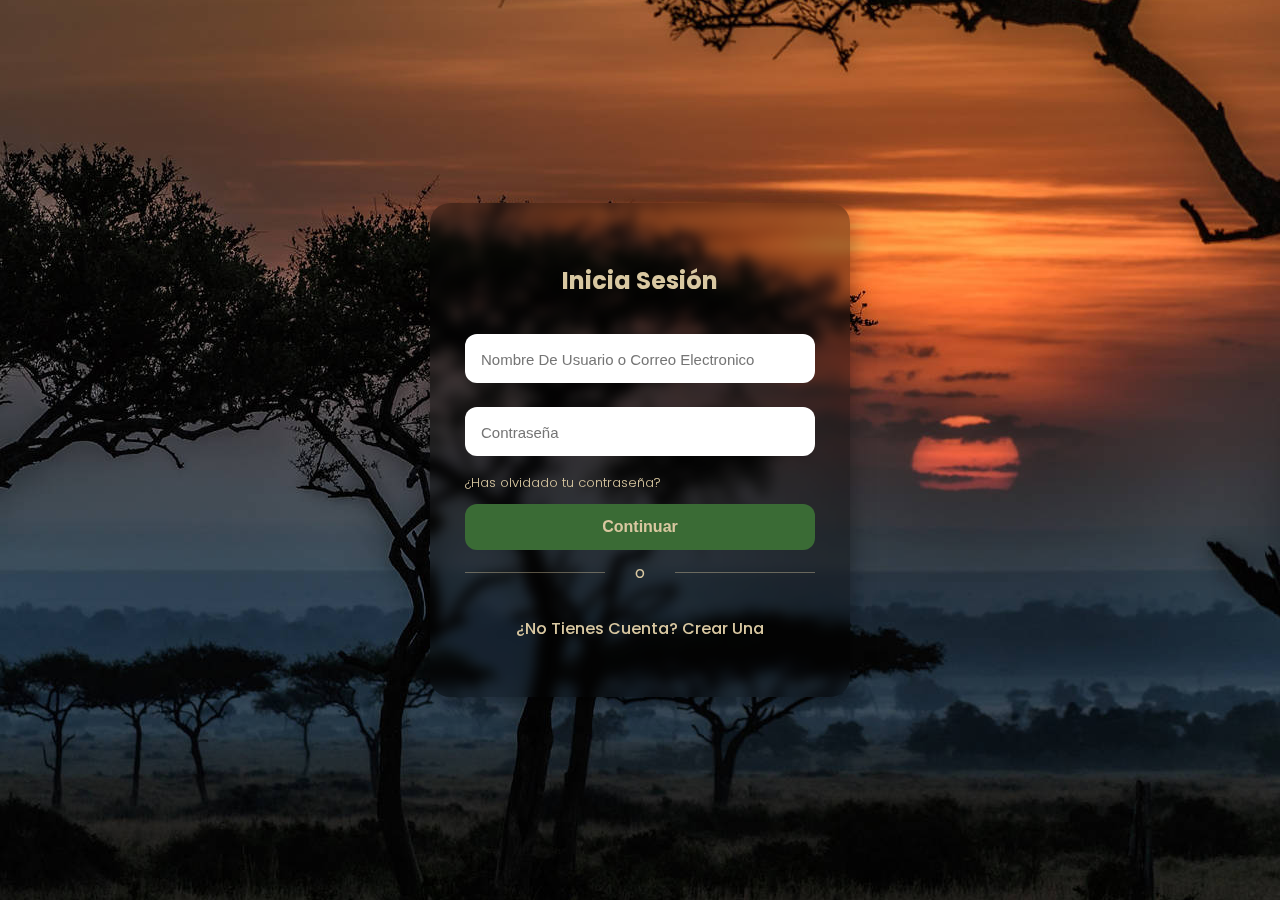
<file: Sprint 2 Login Register Recuperar Pass/Sprint 1 Finished/Logins/loginoriginal.html>
<!DOCTYPE html>
<html lang="en">
<head>
    <meta charset="UTF-8">
    <meta name="viewport" content="width=device-width, initial-scale=1.0">
    <title>Iniciar Sesión</title>
    <link rel="stylesheet" href="../Recursos/style-login.css">
    <link rel="icon" type="image/png" href="../Recursos/favicon.ico">
    <link rel="stylesheet" href="https://fonts.googleapis.com/css2?family=Poppins:wght@300;400;500;600&display=swap">
</head>
<body>
    <div class="container">
        <div class="login-box">
            <h2 >Inicia Sesión</h2>
            <form>
                <input type="text" name="usuario" value="" placeholder="Nombre De Usuario o Correo Electronico">
                <input type="password" name="contrasena" value="" placeholder="Contraseña">
                <div class="forgot-password">
                    <a href="../Recuperar Contraseña/recuperarpass.html">¿Has olvidado tu contraseña?</a>
                </div>
                <button type="submit">Continuar</button>
            </form>

            <div class="separador">
                <span>o</span>
            </div>

                <div class="login-google" id="g_id_onload"
                    data-client_id="TU_CLIENT_ID_AQUI"
                    data-callback="handleCredentialResponse">
                </div>
                <div class="g_id_signin"
                    data-type="standard"
                    data-size="large"
                    data-theme="outline"
                    data-text="signin_with"
                    data-shape="pill">
                </div>
                <p class="link"><a href="../Registers/registeroriginal.html">¿No Tienes Cuenta? Crear Una</a></p>
                <script src="https://accounts.google.com/gsi/client" defer></script>     
        </div>        
    </div>
</body>
</html>
</file>
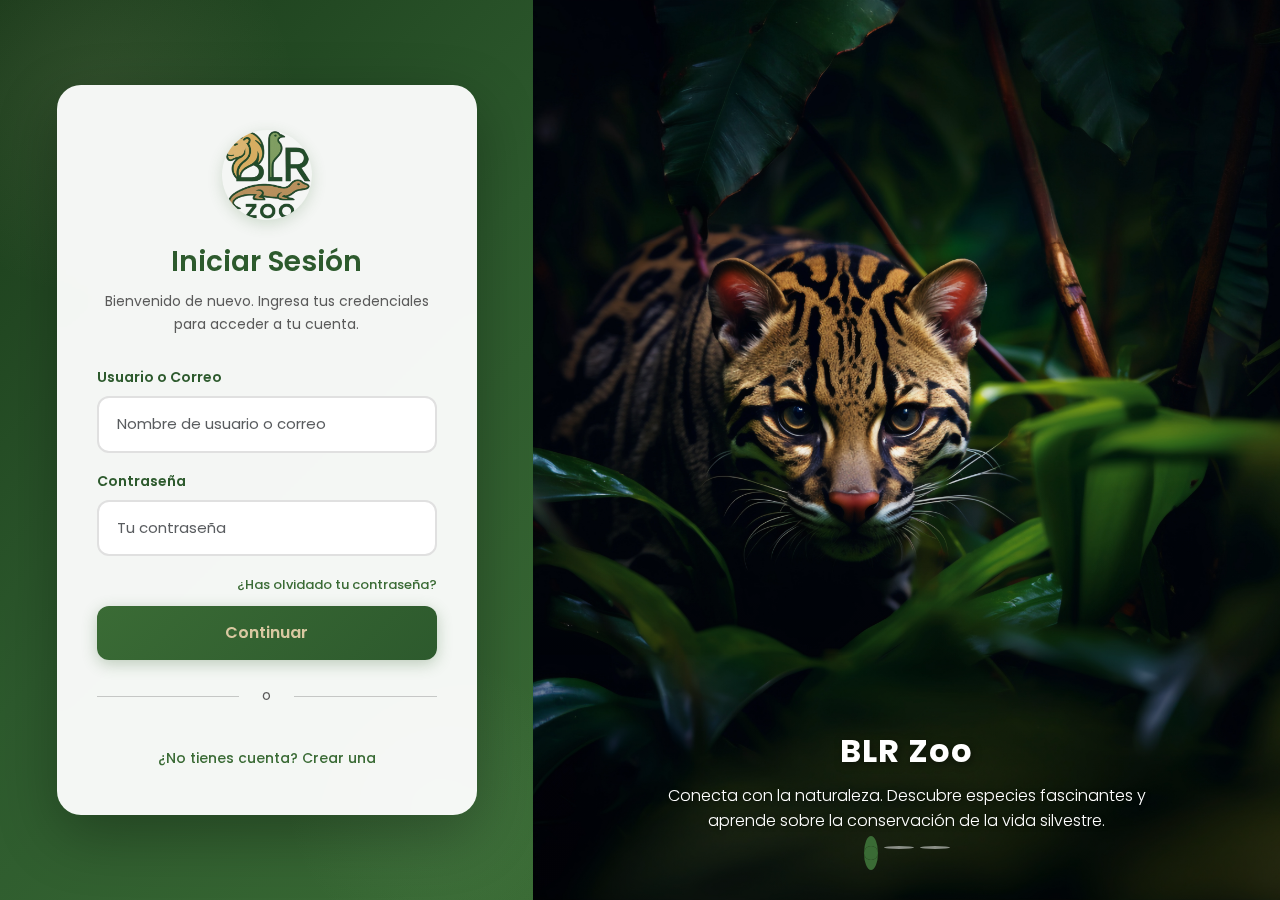
<file: Sprint 2 Login Register Recuperar Pass/Sprint 1 Finished/Logins/loginv2.html>
<!DOCTYPE html>
<html lang="en">
<head>
    <meta charset="UTF-8">
    <meta name="viewport" content="width=device-width, initial-scale=1.0">
    <title>Iniciar Sesión - BLR Zoo</title>
    <link rel="icon" type="image/png" href="../Recursos/favicon.ico">
    <link rel="stylesheet" href="https://fonts.googleapis.com/css2?family=Poppins:wght@300;400;500;600&display=swap">
    <link href="https://cdn.jsdelivr.net/npm/bootstrap@5.3.2/dist/css/bootstrap.min.css" rel="stylesheet">
    <script src="https://cdn.jsdelivr.net/npm/bootstrap@5.3.2/dist/js/bootstrap.bundle.min.js"></script>
    <link rel="stylesheet" href="../Recursos/style-loginv2.css">
    <script src="https://accounts.google.com/gsi/client" defer></script>
</head>
<body>
    <div class="container-fluid">
        <div class="row h-100">
            <div class="col-md-5 izq-column">
                <div class="form-container">
                    <img src="../Recursos/LOGO.PNG" class="logo" alt="Logo BLR Zoo">
                    <h3>Iniciar Sesión</h3>
                    <p class="description">
                        Bienvenido de nuevo. Ingresa tus credenciales para acceder a tu cuenta.
                    </p>
                    
                    <form>
                        <div class="mb-3">
                            <label for="usuario" class="form-label">Usuario o Correo</label>
                            <input type="text" class="form-control" id="usuario" placeholder="Nombre de usuario o correo" required>
                        </div>
                        
                        <div class="mb-3">
                            <label for="contrasena" class="form-label">Contraseña</label>
                            <input type="password" class="form-control" id="contrasena" placeholder="Tu contraseña" required>
                        </div>
                        
                        <div class="forgot-password">
                            <a href="../Recuperar Contraseña/recuperarpassv3.html">¿Has olvidado tu contraseña?</a>
                        </div>
                        
                        <button type="submit">
                            Continuar
                        </button>
                    </form>
                    
                    <div class="separador">
                        <span>o</span>
                    </div>
                    
                    <div class="login-google">
                        <div id="g_id_onload" data-client_id="TU_CLIENT_ID_AQUI" data-callback="handleCredentialResponse"></div>
                        <div class="g_id_signin" data-type="standard" data-size="large" data-theme="outline" data-text="signin_with" data-shape="pill"></div>
                    </div>
                    
                    <div class="register-link">
                        <a href="../Registers/registerv2.html">¿No tienes cuenta? Crear una</a>
                    </div>
                </div>
            </div>
            
            <div class="col-md-7 der-column d-none d-md-flex p-0">
                <div class="carousel-container">
                    <div id="carouselExampleIndicators" class="carousel slide" data-bs-ride="carousel" data-bs-interval="4000">
                        <div class="carousel-indicators">
                            <button type="button" data-bs-target="#carouselExampleIndicators" data-bs-slide-to="0" class="active"></button>
                            <button type="button" data-bs-target="#carouselExampleIndicators" data-bs-slide-to="1"></button>
                            <button type="button" data-bs-target="#carouselExampleIndicators" data-bs-slide-to="2"></button>
                        </div>
                        <div class="carousel-inner">
                            <div class="carousel-item active">
                                <img src="../Recursos/fondo.jpg" class="d-block w-100" alt="Imagen 1">
                            </div>
                            <div class="carousel-item">
                                <img src="../Recursos/fondo2.jpg" class="d-block w-100" alt="Imagen 2">
                            </div>
                            <div class="carousel-item">
                                <img src="../Recursos/fondo3.jpg" class="d-block w-100" alt="Imagen 3">
                            </div>
                        </div>
                        <div class="info-overlay">
                            <h5>BLR Zoo</h5>
                            <p>
                                Conecta con la naturaleza. Descubre especies fascinantes y aprende sobre la conservación de la vida silvestre.
                            </p>
                        </div>
                    </div>
                </div>
            </div>
        </div>
    </div>
</body>
</html>
</file>
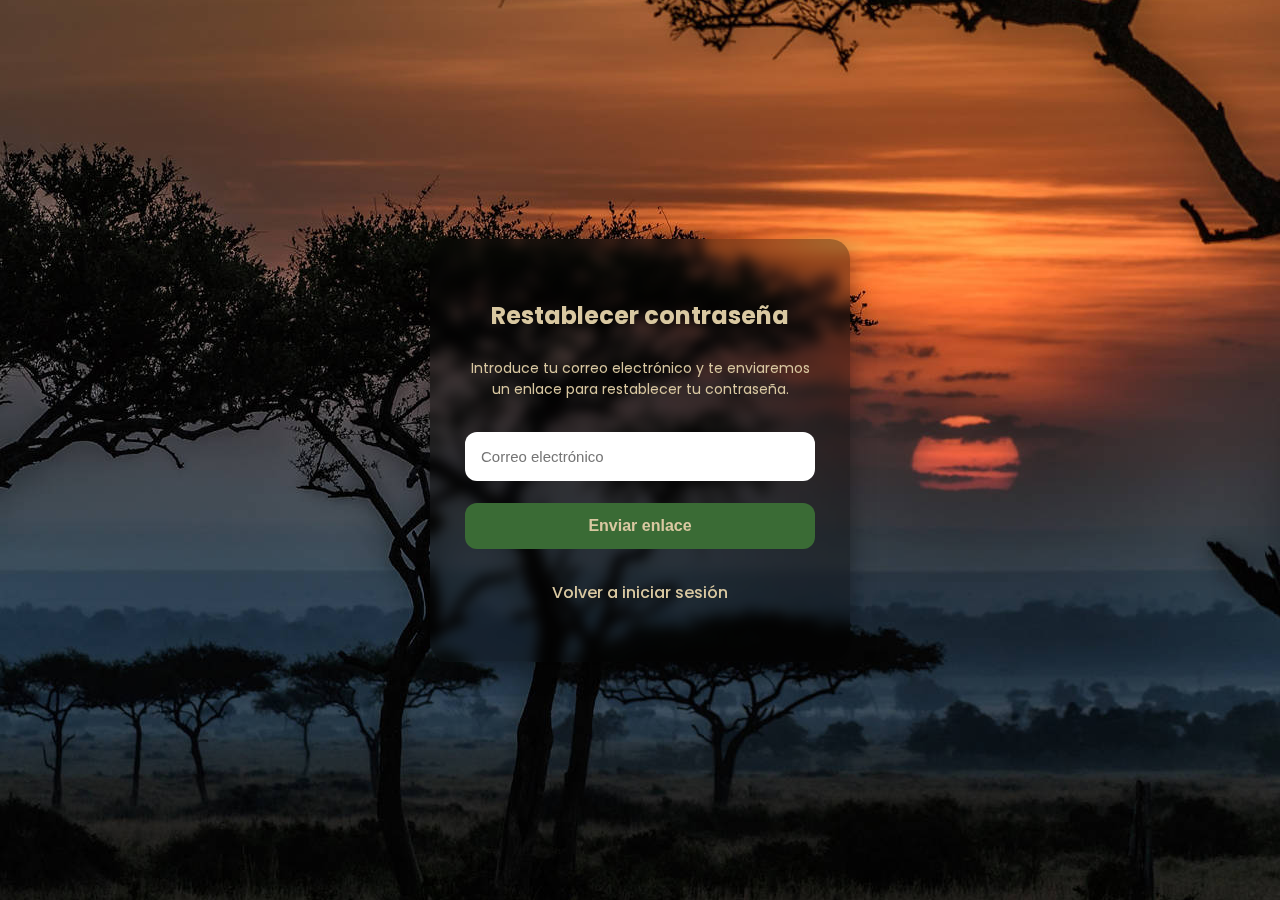
<file: Sprint 2 Login Register Recuperar Pass/Sprint 1 Finished/Recuperar Contraseña/recuperarpass.html>
<!DOCTYPE html>
<html lang="es">
<head>
    <meta charset="UTF-8">
    <meta name="viewport" content="width=device-width, initial-scale=1.0">
    <title>¿Has Olvidado Tu Contraseña?</title>
    <link rel="stylesheet" href="../Recursos/style-recuperar1.css">
    <link rel="icon" type="image/png" href="../Recursos/favicon.ico">
    <link rel="stylesheet" href="https://fonts.googleapis.com/css2?family=Poppins:wght@300;400;500;600&display=swap">
</head>
<body>

<div class="container">
    <div class="login-box">
        <h2>Restablecer contraseña</h2>

        <p class="recover-text">
            Introduce tu correo electrónico y te enviaremos un enlace para restablecer tu contraseña.
        </p>

        <form>
            <input type="email" name="email" placeholder="Correo electrónico" required>

            <button type="submit">Enviar enlace</button>
        </form>

        <p class="link">
            <a href="../Logins/loginoriginal.html">Volver a iniciar sesión</a>
        </p>
    </div>
</div>

</body>
</html>
</file>
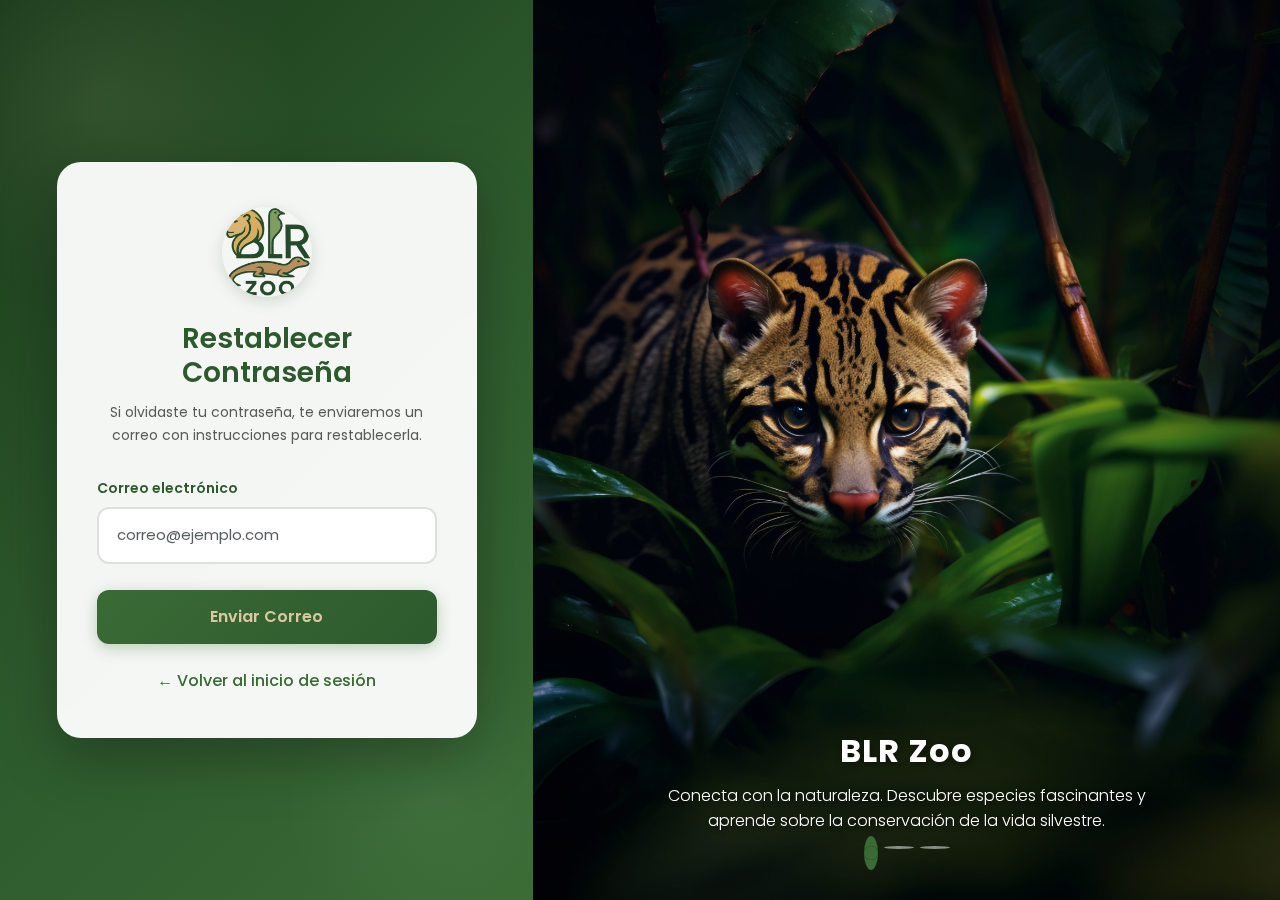
<file: Sprint 2 Login Register Recuperar Pass/Sprint 1 Finished/Recuperar Contraseña/recuperarpassv3.html>
<!DOCTYPE html>
<html lang="es">
<head>
    <meta charset="UTF-8">
    <meta name="viewport" content="width=device-width, initial-scale=1.0">
    <title>¿Has Olvidado Tu Contraseña?</title>
    <link rel="icon" type="image/png" href="../Recursos/favicon.ico">
    <link rel="stylesheet" href="https://fonts.googleapis.com/css2?family=Poppins:wght@300;400;500;600&display=swap">
    <link href="https://cdn.jsdelivr.net/npm/bootstrap@5.3.2/dist/css/bootstrap.min.css" rel="stylesheet">
    <script src="https://cdn.jsdelivr.net/npm/bootstrap@5.3.2/dist/js/bootstrap.bundle.min.js"></script>
    <link rel="stylesheet" href="https://fonts.googleapis.com/css2?family=Poppins:wght@300;400;500;600&display=swap">
    <link rel="stylesheet" href="../Recursos/style-recuperar3.css">
</head>
<body>
<div class="container-fluid">
    <div class="row h-100">
        <div class="col-md-5 izq-column">
            <div class="form-container">
                <img src="../Recursos/LOGO.PNG" class="logo" alt="Logo BLR Zoo">

                <h3>Restablecer Contraseña</h3>

                <p class="description">
                    Si olvidaste tu contraseña, te enviaremos un correo con instrucciones para restablecerla.
                </p>
                
                <form>
                    <div class="mb-3">
                        <label for="email" class="form-label">Correo electrónico</label>
                        <input type="email" class="form-control" id="email" placeholder="correo@ejemplo.com" required>
                    </div>

                    <button type="submit">
                        Enviar Correo
                    </button>
                </form>

                <div class="back-link">
                    <a href="../Logins/loginv2.html">← Volver al inicio de sesión</a>
                </div>
            </div>
        </div>

        <div class="col-md-7 der-column d-none d-md-flex p-0">
            <div class="carousel-container">
                <div id="carouselExampleIndicators" class="carousel slide" data-bs-ride="carousel" data-bs-interval="4000">
                    <div class="carousel-indicators">
                        <button type="button" data-bs-target="#carouselExampleIndicators" data-bs-slide-to="0" class="active"></button>
                        <button type="button" data-bs-target="#carouselExampleIndicators" data-bs-slide-to="1"></button>
                        <button type="button" data-bs-target="#carouselExampleIndicators" data-bs-slide-to="2"></button>
                    </div>

                    <div class="carousel-inner">
                        <div class="carousel-item active">
                            <img src="../Recursos/fondo.jpg" class="d-block w-100" alt="Imagen 1">
                        </div>
                        <div class="carousel-item">
                            <img src="../Recursos/fondo2.jpg" class="d-block w-100" alt="Imagen 2">
                        </div>
                        <div class="carousel-item">
                            <img src="../Recursos/fondo3.jpg" class="d-block w-100" alt="Imagen 3">
                        </div>
                    </div>

                    <div class="info-overlay">
                        <h5>BLR Zoo</h5>
                        <p>
                            Conecta con la naturaleza. Descubre especies fascinantes y aprende sobre la conservación de la vida silvestre.
                        </p>
                    </div>
                </div>
            </div>
        </div>
    </div>
</div>
</body>
</html>
</file>
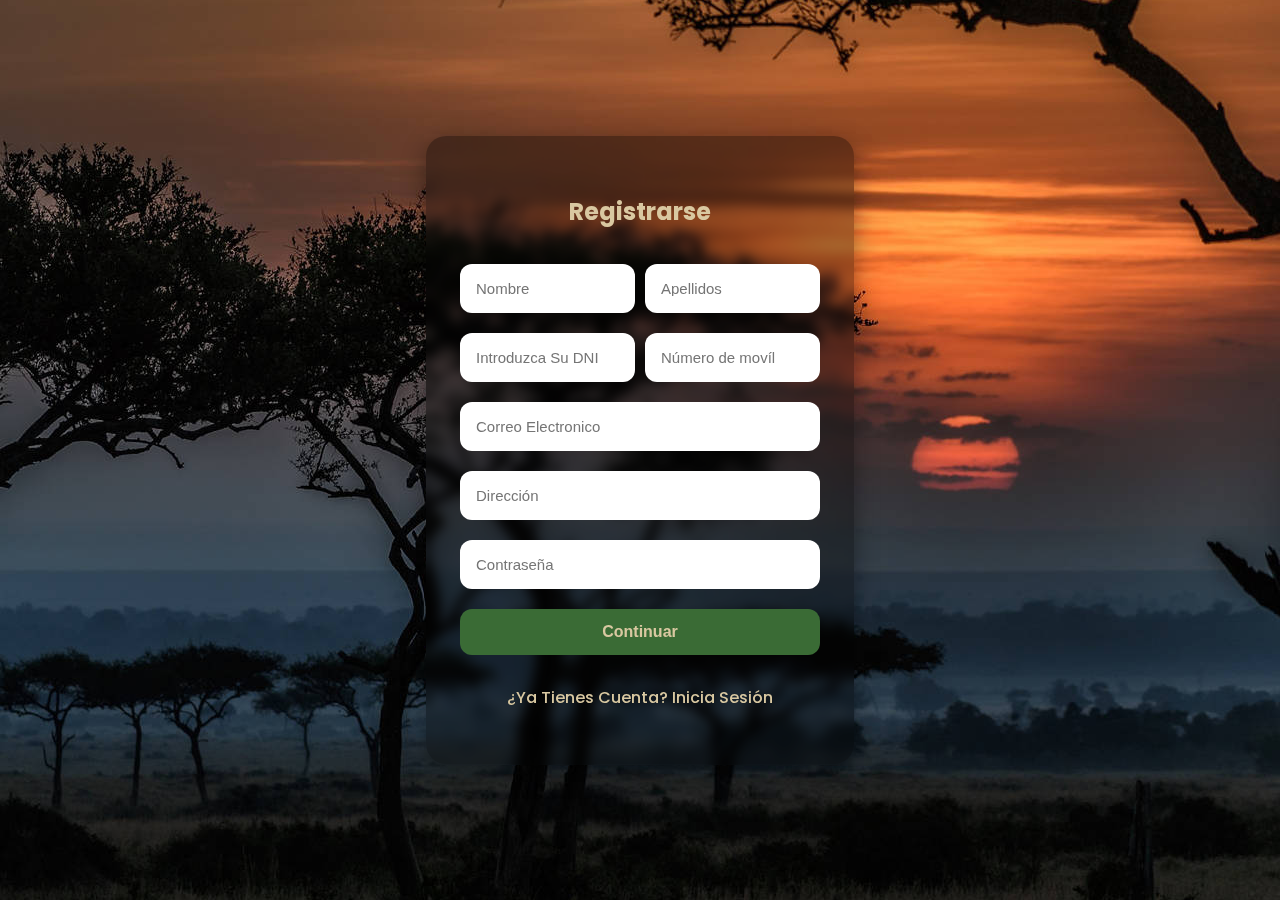
<file: Sprint 2 Login Register Recuperar Pass/Sprint 1 Finished/Registers/registeroriginal.html>
<!DOCTYPE html>
<html lang="es">
<head>
    <meta charset="UTF-8">
    <meta name="viewport" content="width=device-width, initial-scale=1.0">
    <title>Register</title>
    <link rel="stylesheet" href="../Recursos/style-register.css">
    <link rel="icon" type="image/png" href="../Recursos/favicon.ico">
    <link rel="stylesheet" href="https://fonts.googleapis.com/css2?family=Poppins:wght@300;400;500;600&display=swap">
</head>
<body>
    <div class="container">
     <form class="login-box">
            <h2>Registrarse</h2>
            <div class="row">
                <input type="text" name="usuario" value="" placeholder="Nombre" required>
                <input type="text" name="apellido" value="" placeholder="Apellidos" required>
            </div>
            <div class="row">
                <input type="text" name="dni" value="" placeholder="Introduzca Su DNI" required>
                <input type="text" name="telefono" value="" placeholder="Número de movíl" required>
            </div>
            <input type="text" name="email" value="" placeholder="Correo Electronico" required>

            <input type="text" name="direccion" value="" placeholder="Dirección" required>

            <input type="password" name="contrasena" value="" placeholder="Contraseña" required>
    
            <button type="submit">Continuar</button>
            
            <p class="link"><a href="../Logins/loginoriginal.html">¿Ya Tienes Cuenta? Inicia Sesión</a></p>
    </form>
    </div>
</body>
</html>
</file>
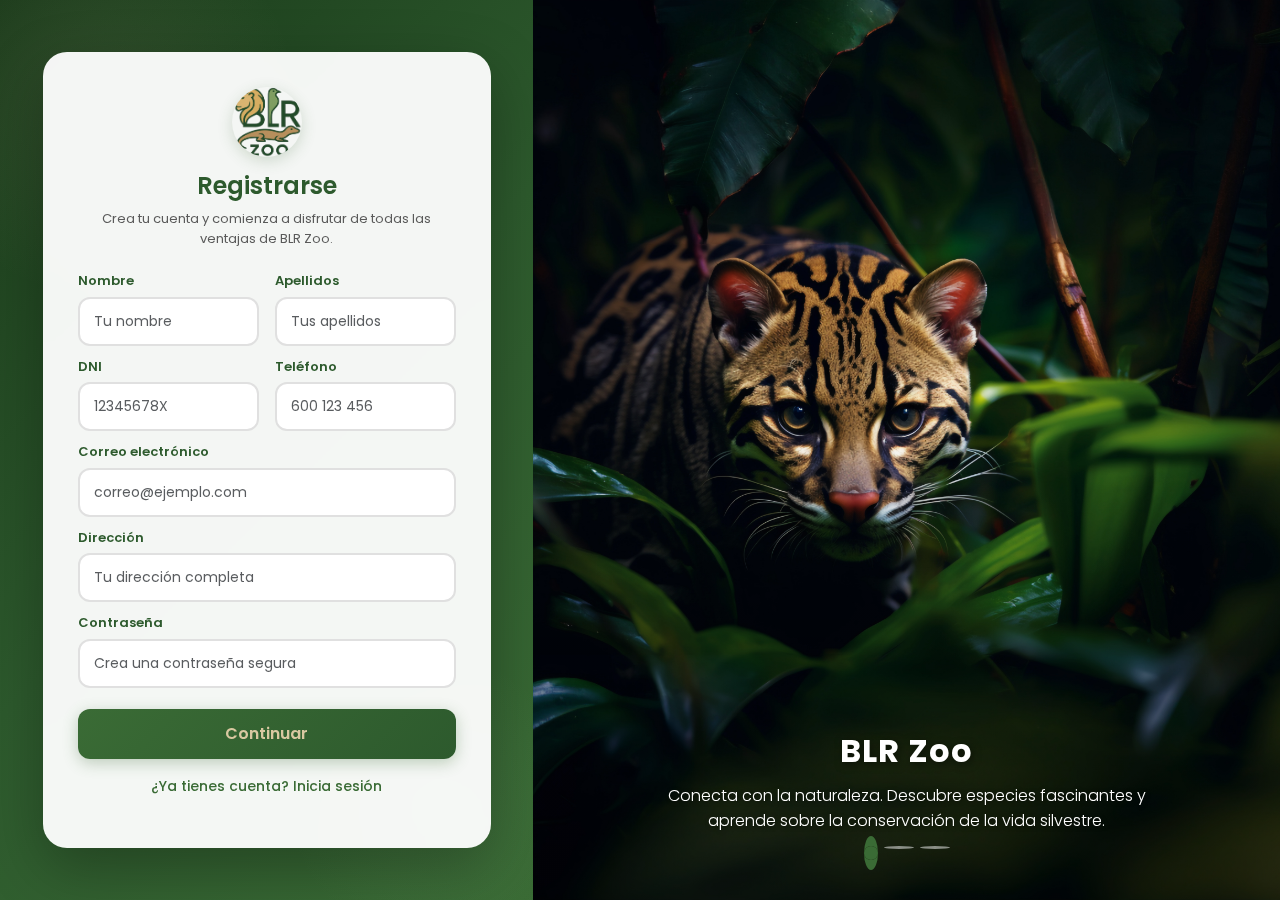
<file: Sprint 2 Login Register Recuperar Pass/Sprint 1 Finished/Registers/registerv2.html>
<!DOCTYPE html>
<html lang="es">
<head>
    <meta charset="UTF-8">
    <meta name="viewport" content="width=device-width, initial-scale=1.0">
    <title>Registrarse - BLR Zoo</title>
    <link rel="icon" type="image/png" href="../Recursos/favicon.ico">
    <link rel="stylesheet" href="https://fonts.googleapis.com/css2?family=Poppins:wght@300;400;500;600&display=swap">
    <link href="https://cdn.jsdelivr.net/npm/bootstrap@5.3.2/dist/css/bootstrap.min.css" rel="stylesheet">
    <script src="https://cdn.jsdelivr.net/npm/bootstrap@5.3.2/dist/js/bootstrap.bundle.min.js"></script>
    <link rel="stylesheet" href="../Recursos/style-registerv2.css">
</head>
<body>
    <div class="container-fluid">
        <div class="row h-100">
            <div class="col-md-5 izq-column">
                <div class="form-container">
                    <img src="../Recursos/LOGO.PNG" class="logo" alt="Logo BLR Zoo">
                    <h3>Registrarse</h3>
                    <p class="description">
                        Crea tu cuenta y comienza a disfrutar de todas las ventajas de BLR Zoo.
                    </p>
                    
                    <form>
                        <div class="row mb-2">
                            <div class="col-md-6">
                                <label for="nombre" class="form-label">Nombre</label>
                                <input type="text" class="form-control" id="nombre" placeholder="Tu nombre" required>
                            </div>
                            <div class="col-md-6">
                                <label for="apellidos" class="form-label">Apellidos</label>
                                <input type="text" class="form-control" id="apellidos" placeholder="Tus apellidos" required>
                            </div>
                        </div>
                        
                        <div class="row mb-2">
                            <div class="col-md-6">
                                <label for="dni" class="form-label">DNI</label>
                                <input type="text" class="form-control" id="dni" placeholder="12345678X" required>
                            </div>
                            <div class="col-md-6">
                                <label for="telefono" class="form-label">Teléfono</label>
                                <input type="tel" class="form-control" id="telefono" placeholder="600 123 456" required>
                            </div>
                        </div>
                        
                        <div class="mb-2">
                            <label for="email" class="form-label">Correo electrónico</label>
                            <input type="email" class="form-control" id="email" placeholder="correo@ejemplo.com" required>
                        </div>
                        
                        <div class="mb-2">
                            <label for="direccion" class="form-label">Dirección</label>
                            <input type="text" class="form-control" id="direccion" placeholder="Tu dirección completa" required>
                        </div>
                        
                        <div class="mb-3">
                            <label for="contrasena" class="form-label">Contraseña</label>
                            <input type="password" class="form-control" id="contrasena" placeholder="Crea una contraseña segura" required>
                        </div>
                        
                        <button type="submit">
                            Continuar
                        </button>
                    </form>
                    
                    <div class="login-link">
                        <a href="../Logins/loginv2.html">¿Ya tienes cuenta? Inicia sesión</a>
                    </div>
                </div>
            </div>
            
            <div class="col-md-7 der-column d-none d-md-flex p-0">
                <div class="carousel-container">
                    <div id="carouselExampleIndicators" class="carousel slide" data-bs-ride="carousel" data-bs-interval="4000">
                        <div class="carousel-indicators">
                            <button type="button" data-bs-target="#carouselExampleIndicators" data-bs-slide-to="0" class="active"></button>
                            <button type="button" data-bs-target="#carouselExampleIndicators" data-bs-slide-to="1"></button>
                            <button type="button" data-bs-target="#carouselExampleIndicators" data-bs-slide-to="2"></button>
                        </div>
                        <div class="carousel-inner">
                            <div class="carousel-item active">
                                <img src="../Recursos/fondo.jpg" class="d-block w-100" alt="Imagen 1">
                            </div>
                            <div class="carousel-item">
                                <img src="../Recursos/fondo2.jpg" class="d-block w-100" alt="Imagen 2">
                            </div>
                            <div class="carousel-item">
                                <img src="../Recursos/fondo3.jpg" class="d-block w-100" alt="Imagen 3">
                            </div>
                        </div>
                        <div class="info-overlay">
                            <h5>BLR Zoo</h5>
                            <p>
                                Conecta con la naturaleza. Descubre especies fascinantes y aprende sobre la conservación de la vida silvestre.
                            </p>
                        </div>
                    </div>
                </div>
            </div>
        </div>
    </div>
</body>
</html>
</file>
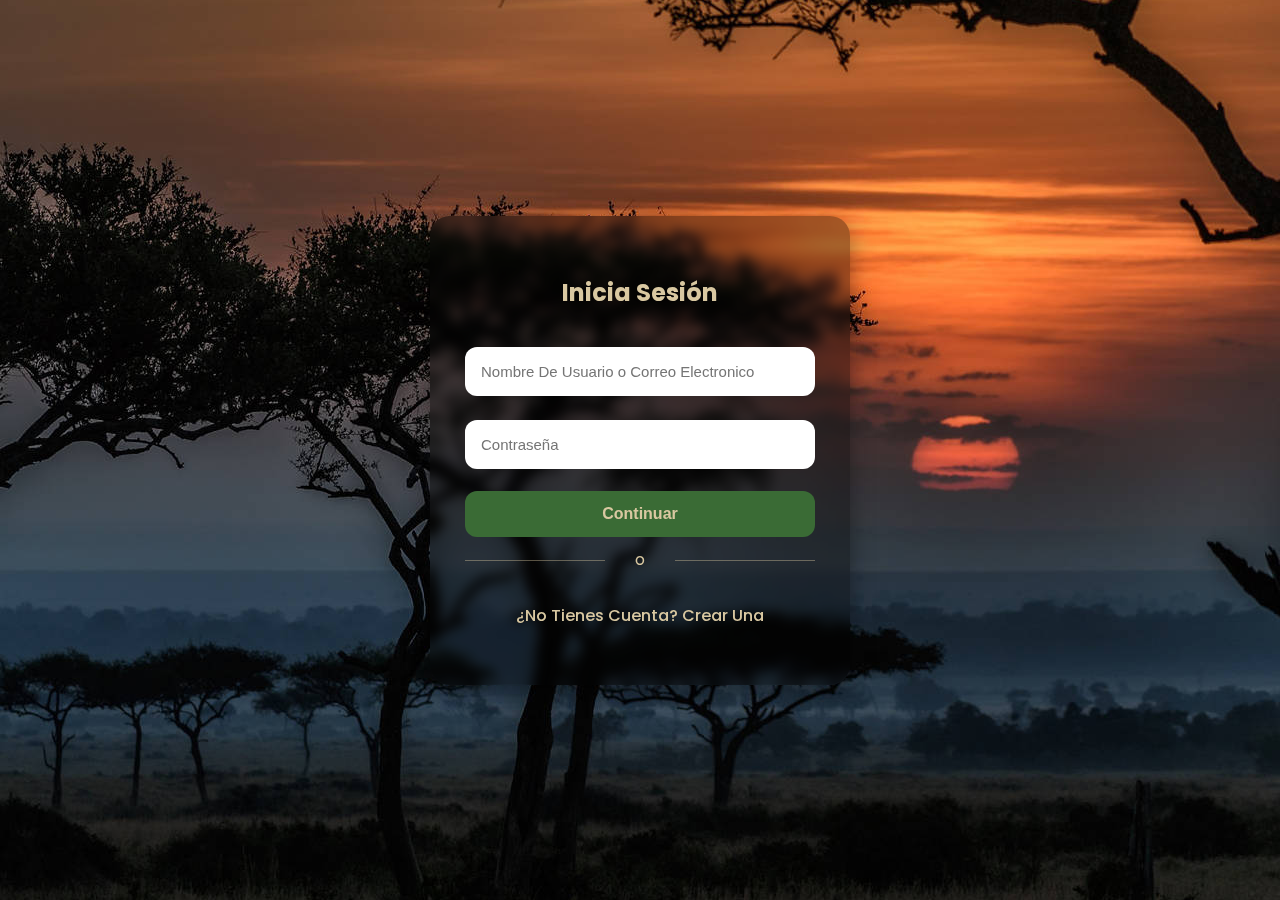
<file: SPRINT_1/Sprint 1 FrontEnd Login - Gonzalo/Sprint 1 Finished/login.html>
<!DOCTYPE html>
<html lang="es">
<head>
    <meta charset="UTF-8">
    <meta name="viewport" content="width=device-width, initial-scale=1.0">
    <title>Login</title>
    <link rel="stylesheet" href="Recursos/style-login.css">
    <link rel="icon" type="image/png" href="D:\DAW\TFG\Sprint 1\Recursos\favicon.ico">
    <link rel="stylesheet" href="https://fonts.googleapis.com/css2?family=Poppins:wght@300;400;500;600&display=swap">
</head>
<body>
    <div class="container">

        <div class="login-box">
            <h2 >Inicia Sesión</h2>
            <form>
                <input type="text" name="usuario" value="" placeholder="Nombre De Usuario o Correo Electronico">
                <input type="password" name="contrasena" value="" placeholder="Contraseña">
                <button type="submit">Continuar</button>
            </form>

            <div class="separador">
                <span>o</span>
            </div>

                <div class="login-google" id="g_id_onload"
                    data-client_id="TU_CLIENT_ID_AQUI"
                    data-callback="handleCredentialResponse">
                </div>
                <div class="g_id_signin"
                    data-type="standard"
                    data-size="large"
                    data-theme="outline"
                    data-text="signin_with"
                    data-shape="pill">
                </div>
                <p class="link"><a href="register.html">¿No Tienes Cuenta? Crear Una</a></p>
                <script src="https://accounts.google.com/gsi/client" defer></script>     
        </div>        
    </div>
</body>
</html>
</file>
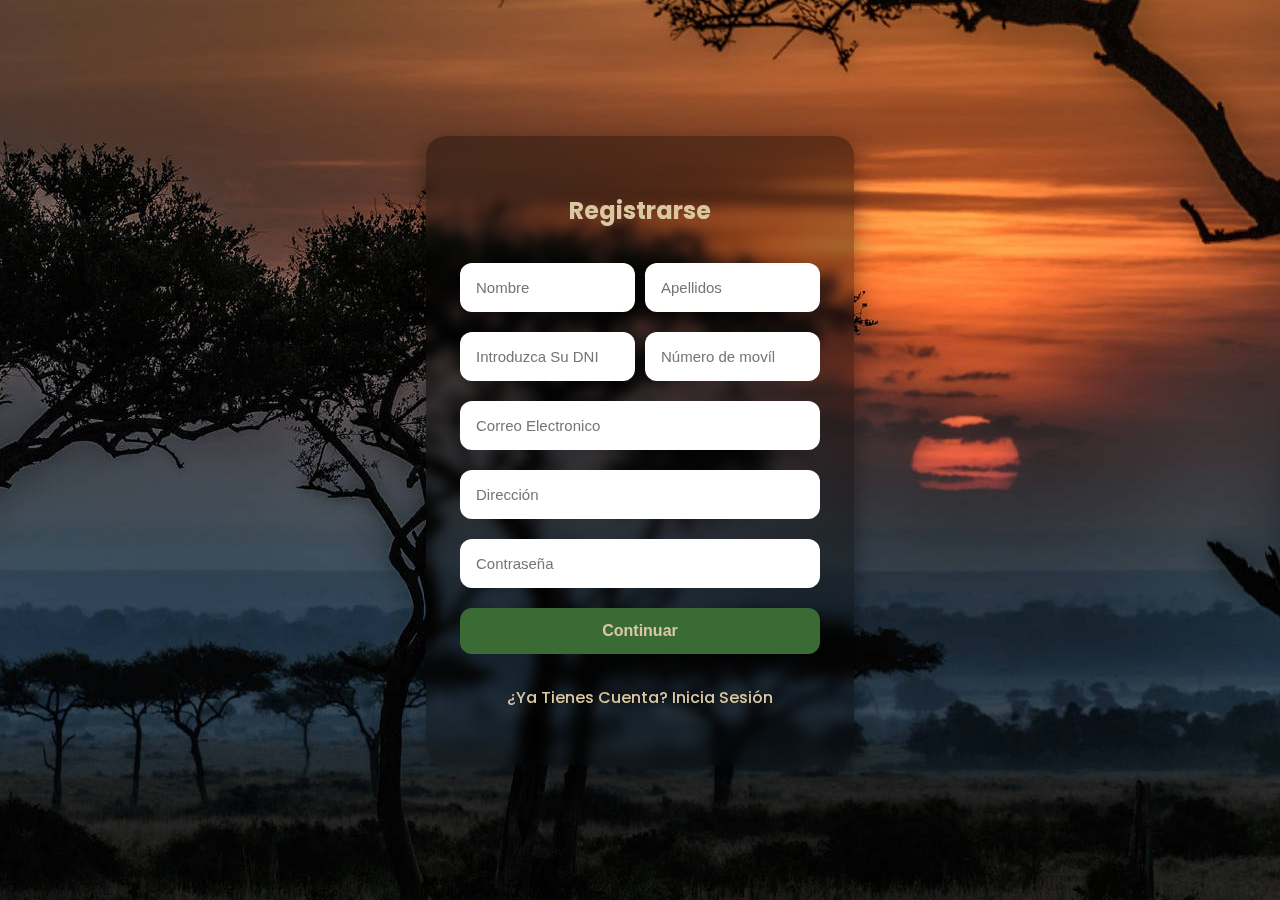
<file: SPRINT_1/Sprint 1 FrontEnd Login - Gonzalo/Sprint 1 Finished/register.html>
<!DOCTYPE html>
<html lang="es">
<head>
    <meta charset="UTF-8">
    <meta name="viewport" content="width=device-width, initial-scale=1.0">
    <title>Register</title>
    <link rel="stylesheet" href="Recursos/style-register.css">
    <link rel="icon" type="image/png" href="D:\DAW\TFG\Sprint 1\Recursos\favicon.ico">
    <link rel="stylesheet" href="https://fonts.googleapis.com/css2?family=Poppins:wght@300;400;500;600&display=swap">
</head>
<body>
    <div class="container">
     <form class="login-box">
            <h2>Registrarse</h2>
            <div class="row">
                <input type="text" name="usuario" value="" placeholder="Nombre" required>
                <input type="text" name="apellido" value="" placeholder="Apellidos" required>
            </div>
            <div class="row">
                <input type="text" name="dni" value="" placeholder="Introduzca Su DNI" required>
                <input type="text" name="telefono" value="" placeholder="Número de movíl" required>
            </div>
            <input type="text" name="email" value="" placeholder="Correo Electronico" required>

            <input type="text" name="direccion" value="" placeholder="Dirección" required>

            <input type="password" name="contrasena" value="" placeholder="Contraseña" required>
    
            <button type="submit">Continuar</button>
            
            <p class="link"><a href="login.html">¿Ya Tienes Cuenta? Inicia Sesión</a></p>
    </form>
    </div>
</body>
</html>
</file>
<file: Sprint 2 Login Register Recuperar Pass/Sprint 1 Finished/Recursos/style-login.css>
body {
    margin: 0;
    font-family: 'Poppins', sans-serif;
    background-image: url(fondo3.jpg);
    background-position: center;
    background-repeat: no-repeat;
    height: 100vh;
    display: flex;
    justify-content: center;
    align-items: center;
}

.login-box {
    width: 350px;
    padding: 40px 35px;
    text-align: center;
    background: rgba(0, 0, 0, 0.35);
    backdrop-filter: blur(6px);
    border-radius: 20px;
    box-shadow: 0 8px 25px rgba(0,0,0,0.4);
}

form {
    background: none;
    box-shadow: none;
    padding: 0;
}

.login-box h2 {
    margin-bottom: 25px;
    font-weight: bold;
    color: #D9C8A1;
}

.login-box input {
    box-sizing: border-box;
    width: 100%;
    padding: 15px;
    margin: 12px 0;
    font-size: 15px;
    border-radius: 12px;
    border: none;
    transition: 0.25s;
    border: 1px solid rgba(255,255,255,0.2);
}

.login-box input:focus {
    outline: none;
    box-shadow: 0 0 12px rgba(161, 217, 164, 0.6);
}

.login-box button {
    box-sizing: border-box;
    width: 100%;
    background-color: #3A6B35;
    color: #D9C8A1;
    padding: 14px;
    border: none;
    border-radius: 12px;
    font-size: 16px;
    font-weight: bold;
    cursor: pointer;
    margin-top: 10px;
    transition: 0.3s;
}

.login-box button:hover {
    background: #D9C8A1;
    color: black;
    transform: translateY(-2px);
}

.separador {
    margin: 10px 0;
    text-align: center;
    color: #D9C8A1;
    position: relative;
}

.separador::before,
.separador::after {
    content: "";
    position: absolute;
    top: 50%;
    width: 40%;
    height: 1px;
    background: rgba(217, 200, 161, 0.4);
}

.separador::before { left: 0; }
.separador::after { right: 0; }

.link a {
    text-decoration: none;
    color: #D9C8A1;
    font-weight: 500;
    display: inline-block;
    margin-top: 15px;
    transition: 0.2s;
}

.link a:hover {
    color: #3A6B35;
    text-decoration: underline;
}

.forgot-password {
    text-align: left;
}

.forgot-password a {
    font-size: 13px;
    color: #D9C8A1;
    text-decoration: none;
    font-weight: 300;
    transition: 0.2s;
}

.forgot-password a:hover {
    color: #3A6B35;
    text-decoration: underline;
}

.login-google{
    box-sizing: border-box;
    width: 100%;
}
.g_id_signin{
    box-sizing: border-box;
    width: 100%;
}
</file>
<file: Sprint 2 Login Register Recuperar Pass/Sprint 1 Finished/Recursos/style-loginv2.css>
body {
    margin: 0;
    font-family: 'Poppins', sans-serif;
    height: 100vh;
    overflow: hidden;
}

.container-fluid {
    height: 100vh;
    padding: 0;
}

.row {
    height: 100%;
    margin: 0;
}

.izq-column {
    background: linear-gradient(135deg, #1a3a1a 0%, #2d5a2d 50%, #3A6B35 100%);
    display: flex;
    align-items: center;
    justify-content: center;
    position: relative;
    overflow: hidden;
}

.izq-column::before {
    content: '';
    position: absolute;
    width: 400px;
    height: 400px;
    background: radial-gradient(circle, rgba(217, 200, 161, 0.1) 0%, transparent 70%);
    border-radius: 50%;
    top: -100px;
    left: -100px;
}

.izq-column::after {
    content: '';
    position: absolute;
    width: 300px;
    height: 300px;
    background: radial-gradient(circle, rgba(161, 217, 164, 0.08) 0%, transparent 70%);
    border-radius: 50%;
    bottom: -50px;
    right: -50px;
}

.form-container {
    position: relative;
    z-index: 1;
    width: 85%;
    max-width: 420px;
    padding: 45px 40px;
    background: rgba(255, 255, 255, 0.95);
    backdrop-filter: blur(10px);
    border-radius: 24px;
    box-shadow: 0 20px 60px rgba(0, 0, 0, 0.3);
}

.form-container img.logo {
    width: 90px;
    height: 90px;
    margin-bottom: 25px;
    display: block;
    margin-left: auto;
    margin-right: auto;
    border-radius: 50%;
    box-shadow: 0 4px 15px rgba(58, 107, 53, 0.2);
}

.form-container h3 {
    color: #2d5a2d;
    font-weight: 600;
    margin-bottom: 12px;
    text-align: center;
    font-size: 28px;
}

.form-container p.description {
    color: #5a5a5a;
    font-size: 14px;
    margin-bottom: 30px;
    text-align: center;
    line-height: 1.6;
}

.form-container .form-label {
    color: #2d5a2d;
    font-size: 14px;
    font-weight: 600;
    margin-bottom: 8px;
}

.form-container input.form-control {
    box-sizing: border-box;
    width: 100%;
    padding: 15px 18px;
    font-size: 15px;
    border-radius: 12px;
    border: 2px solid #e0e0e0;
    background: #ffffff;
    transition: all 0.3s ease;
}

.form-container input.form-control:focus {
    outline: none;
    border-color: #3A6B35;
    box-shadow: 0 0 0 4px rgba(58, 107, 53, 0.1);
    background: #ffffff;
}

.form-container button {
    box-sizing: border-box;
    width: 100%;
    background: linear-gradient(135deg, #3A6B35 0%, #2d5a2d 100%);
    color: #D9C8A1;
    padding: 15px;
    border: none;
    border-radius: 12px;
    font-size: 16px;
    font-weight: 600;
    cursor: pointer;
    margin-top: 10px;
    transition: all 0.3s ease;
    box-shadow: 0 4px 15px rgba(58, 107, 53, 0.3);
}

.form-container button:hover {
    background: #D9C8A1;
    color: black;
    transform: translateY(-2px);
    box-shadow: 0 6px 20px rgba(58, 107, 53, 0.4);
}

.form-container button:active {
    transform: translateY(0);
}

.forgot-password {
    text-align: right;
    margin-top: 8px;
}

.forgot-password a {
    font-size: 13px;
    color: #3A6B35;
    text-decoration: none;
    font-weight: 500;
    transition: 0.2s;
}

.forgot-password a:hover {
    color: #2d5a2d;
    text-decoration: underline;
}

.separador {
    margin: 25px 0 20px 0;
    text-align: center;
    color: #5a5a5a;
    position: relative;
    font-size: 14px;
}

.separador::before,
.separador::after {
    content: "";
    position: absolute;
    top: 50%;
    width: 42%;
    height: 1px;
    background: rgba(90, 90, 90, 0.3);
}

.separador::before {
    left: 0;
}

.separador::after {
    right: 0;
}

.login-google {
    display: flex;
    justify-content: center;
    margin-bottom: 20px;
}

.register-link {
    text-align: center;
    margin-top: 20px;
}

.register-link a {
    text-decoration: none;
    color: #3A6B35;
    font-weight: 500;
    font-size: 14px;
    transition: 0.2s;
}

.register-link a:hover {
    color: #2d5a2d;
    text-decoration: underline;
}

.der-column {
    padding: 0;
    position: relative;
}

.carousel-container {
    width: 100%;
    height: 100%;
}

#carouselExampleIndicators {
    height: 100%;
}

.carousel-inner {
    height: 100%;
}

.carousel-item {
    height: 100%;
    position: relative;
}

.carousel-item::before {
    content: '';
    position: absolute;
    top: 0;
    left: 0;
    right: 0;
    bottom: 0;
    background: linear-gradient(to top, rgba(0, 0, 0, 0.4) 0%, transparent 50%);
    z-index: 1;
}

.carousel-inner img {
    object-fit: cover;
    height: 100%;
    width: 100%;
}

.carousel-indicators {
    z-index: 2;
    margin-bottom: 30px;
}

.carousel-indicators button {
    width: 12px;
    height: 12px;
    border-radius: 50%;
    background-color: rgba(255, 255, 255, 0.5);
    border: 2px solid rgba(255, 255, 255, 0.8);
    transition: all 0.3s ease;
}

.carousel-indicators button.active {
    background-color: #3A6B35;
    border-color: #3A6B35;
    width: 14px;
    height: 14px;
}

.info-overlay {
    position: absolute;
    bottom: 50px;
    left: 50%;
    transform: translateX(-50%);
    z-index: 2;
    text-align: center;
    color: white;
    width: 80%;
    max-width: 500px;
}

.info-overlay h5 {
    font-size: 32px;
    font-weight: 700;
    margin-bottom: 12px;
    text-shadow: 2px 2px 8px rgba(0, 0, 0, 0.5);
    letter-spacing: 1px;
}

.info-overlay p {
    font-size: 16px;
    line-height: 1.6;
    text-shadow: 1px 1px 4px rgba(0, 0, 0, 0.5);
    font-weight: 300;
}

@media (max-width: 768px) {
    .der-column {
        display: none !important;
    }
    
    .izq-column {
        width: 100%;
    }
    
    .form-container {
        width: 90%;
        padding: 35px 30px;
    }
    
    .form-container h3 {
        font-size: 24px;
    }
}
</file>
<file: Sprint 2 Login Register Recuperar Pass/Sprint 1 Finished/Recursos/style-recuperar1.css>
body {
    margin: 0;
    font-family: 'Poppins', sans-serif;
    background-image: url(fondo3.jpg);
    background-position: center;
    background-repeat: no-repeat;
    height: 100vh;
    display: flex;
    justify-content: center;
    align-items: center;
}

.login-box {
    width: 350px;
    padding: 40px 35px;
    text-align: center;
    background: rgba(0, 0, 0, 0.35);
    backdrop-filter: blur(6px);
    border-radius: 20px;
    box-shadow: 0 8px 25px rgba(0,0,0,0.4);
}

form {
    background: none;
    box-shadow: none;
    padding: 0;
}

.login-box h2 {
    margin-bottom: 25px;
    font-weight: bold;
    color: #D9C8A1;
}

.login-box input {
    box-sizing: border-box;
    width: 100%;
    padding: 15px;
    margin: 12px 0;
    font-size: 15px;
    border-radius: 12px;
    border: none;
    transition: 0.25s;
    border: 1px solid rgba(255,255,255,0.2);
}

.login-box input:focus {
    outline: none;
    box-shadow: 0 0 12px rgba(161, 217, 164, 0.6);
}

.login-box button {
    box-sizing: border-box;
    width: 100%;
    background-color: #3A6B35;
    color: #D9C8A1;
    padding: 14px;
    border: none;
    border-radius: 12px;
    font-size: 16px;
    font-weight: bold;
    cursor: pointer;
    margin-top: 10px;
    transition: 0.3s;
}

.login-box button:hover {
    background: #D9C8A1;
    color: black;
    transform: translateY(-2px);
}

.separador {
    margin: 10px 0;
    text-align: center;
    color: #D9C8A1;
    position: relative;
}

.separador::before,
.separador::after {
    content: "";
    position: absolute;
    top: 50%;
    width: 40%;
    height: 1px;
    background: rgba(217, 200, 161, 0.4);
}

.separador::before { left: 0; }
.separador::after { right: 0; }

.link a {
    text-decoration: none;
    color: #D9C8A1;
    font-weight: 500;
    display: inline-block;
    margin-top: 15px;
    transition: 0.2s;
}

.link a:hover {
    color: #3A6B35;
    text-decoration: underline;
}

.forgot-password {
    text-align: left;
}

.forgot-password a {
    font-size: 13px;
    color: #D9C8A1;
    text-decoration: none;
    font-weight: 300;
    transition: 0.2s;
}

.forgot-password a:hover {
    color: #3A6B35;
    text-decoration: underline;
}

.login-google{
    box-sizing: border-box;
    width: 100%;
}
.g_id_signin{
    box-sizing: border-box;
    width: 100%;
}

.recover-text {
    font-size: 14px;
    color: #D9C8A1;
    margin-bottom: 20px;
    line-height: 1.5;
}
</file>
<file: Sprint 2 Login Register Recuperar Pass/Sprint 1 Finished/Recursos/style-recuperar3.css>
body {
     margin: 0;
     font-family: 'Poppins', sans-serif;
     height: 100vh;
     overflow: hidden;
 }

 .container-fluid {
     height: 100vh;
     padding: 0;
 }

 .row {
     height: 100%;
     margin: 0;
 }

 .izq-column {
     background: linear-gradient(135deg, #1a3a1a 0%, #2d5a2d 50%, #3A6B35 100%);
     display: flex;
     align-items: center;
     justify-content: center;
     position: relative;
     overflow: hidden;
 }


 .izq-column::before {
     content: '';
     position: absolute;
     width: 400px;
     height: 400px;
     background: radial-gradient(circle, rgba(217, 200, 161, 0.1) 0%, transparent 70%);
     border-radius: 50%;
     top: -100px;
     left: -100px;
 }

 .izq-column::after {
     content: '';
     position: absolute;
     width: 300px;
     height: 300px;
     background: radial-gradient(circle, rgba(161, 217, 164, 0.08) 0%, transparent 70%);
     border-radius: 50%;
     bottom: -50px;
     right: -50px;
 }

 .form-container {
     position: relative;
     z-index: 1;
     width: 85%;
     max-width: 420px;
     padding: 45px 40px;
     background: rgba(255, 255, 255, 0.95);
     backdrop-filter: blur(10px);
     border-radius: 24px;
     box-shadow: 0 20px 60px rgba(0, 0, 0, 0.3);
 }

 .form-container img.logo {
     width: 90px;
     height: 90px;
     margin-bottom: 25px;
     display: block;
     margin-left: auto;
     margin-right: auto;
     border-radius: 50%;
     box-shadow: 0 4px 15px rgba(58, 107, 53, 0.2);
 }

 .form-container h3 {
     color: #2d5a2d;
     font-weight: 600;
     margin-bottom: 12px;
     text-align: center;
     font-size: 28px;
 }

 .form-container p.description {
     color: #5a5a5a;
     font-size: 14px;
     margin-bottom: 30px;
     text-align: center;
     line-height: 1.6;
 }

 .form-container .form-label {
     color: #2d5a2d;
     font-size: 14px;
     font-weight: 600;
     margin-bottom: 8px;
 }

 .form-container input.form-control {
     box-sizing: border-box;
     width: 100%;
     padding: 15px 18px;
     font-size: 15px;
     border-radius: 12px;
     border: 2px solid #e0e0e0;
     background: #ffffff;
     transition: all 0.3s ease;
 }

 .form-container input.form-control:focus {
     outline: none;
     border-color: #3A6B35;
     box-shadow: 0 0 0 4px rgba(58, 107, 53, 0.1);
     background: #ffffff;
 }

 .form-container button {
     box-sizing: border-box;
     width: 100%;
     background: linear-gradient(135deg, #3A6B35 0%, #2d5a2d 100%);
     color: #D9C8A1;
     padding: 15px;
     border: none;
     border-radius: 12px;
     font-size: 16px;
     font-weight: 600;
     cursor: pointer;
     margin-top: 10px;
     transition: all 0.3s ease;
     box-shadow: 0 4px 15px rgba(58, 107, 53, 0.3);
 }

 .form-container button:hover {
    background: #D9C8A1;
    color: black;
    transform: translateY(-2px);
    box-shadow: 0 6px 20px rgba(58, 107, 53, 0.4);
 }

 .form-container button:active {
    transform: translateY(0);
 }

 .form-container .back-link {
    text-align: center;
    margin-top: 25px;
 }

 .form-container .back-link a {
    text-decoration: none;
    color: #3A6B35;
    font-weight: 500;
    transition: 0.2s;
    display: inline-flex;
    align-items: center;
    gap: 55px;
 }

 .form-container .back-link a:hover {
    color: #2d5a2d;
    gap: 8px;
 }


 .der-column {
    padding: 0;
    position: relative;
 }

 .carousel-container {
     width: 100%;
     height: 100%;
 }

 #carouselExampleIndicators {
     height: 100%;
 }

 .carousel-inner {
     height: 100%;
 }

 .carousel-item {
     height: 100%;
     position: relative;
 }

 .carousel-item::before {
     content: '';
     position: absolute;
     top: 0;
     left: 0;
     right: 0;
     bottom: 0;
     background: linear-gradient(to top, rgba(0, 0, 0, 0.4) 0%, transparent 50%);
     z-index: 1;
 }

 .carousel-inner img {
     object-fit: cover;
     height: 100%;
     width: 100%;
 }

 .carousel-indicators {
     z-index: 2;
     margin-bottom: 30px;
 }

 .carousel-indicators button {
     width: 12px;
     height: 12px;
     border-radius: 50%;
     background-color: rgba(255, 255, 255, 0.5);
     border: 2px solid rgba(255, 255, 255, 0.8);
     transition: all 0.3s ease;
 }

 .carousel-indicators button.active {
     background-color: #3A6B35;
     border-color: #3A6B35;
     width: 14px;
     height: 14px;
 }

 .info-overlay {
     position: absolute;
     bottom: 50px;
     left: 50%;
     transform: translateX(-50%);
     z-index: 2;
     text-align: center;
     color: white;
     width: 80%;
     max-width: 500px;
 }

 .info-overlay h5 {
     font-size: 32px;
     font-weight: 700;
     margin-bottom: 12px;
     text-shadow: 2px 2px 8px rgba(0, 0, 0, 0.5);
     letter-spacing: 1px;
 }

 .info-overlay p {
     font-size: 16px;
     line-height: 1.6;
     text-shadow: 1px 1px 4px rgba(0, 0, 0, 0.5);
     font-weight: 300;
 }

 @media (max-width: 768px) {
     .der-column {
        display: none !important;
     }

     .izq-column {
        width: 100%;
     }

     .form-container {
        width: 90%;
        padding: 35px 30px;
     }

     .form-container h3 {
        font-size: 24px;
     }
 }
</file>
<file: Sprint 2 Login Register Recuperar Pass/Sprint 1 Finished/Recursos/style-register.css>
body {
    margin: 0;
    font-family: 'Poppins', sans-serif;
    background-image: url(fondo3.jpg);
    background-position: center;
    background-repeat: no-repeat;
    height: 100vh;
    display: flex;
    justify-content: center;
    align-items: center;
}

.container {
    width: 100%;
    display: flex;
    justify-content: center;
}

.row {
    display: flex;
    gap: 10px;
}

.row input {
    width: 100%;
}


.login-box {
    width: 360px;
    padding: 38px 34px;
    background: rgba(0, 0, 0, 0.35);
    backdrop-filter: blur(6px);
    border-radius: 20px;
    box-shadow: 0 8px 25px rgba(0,0,0,0.4);
    text-align: center;
}

form {
    background: none;
    box-shadow: none;   
    padding: 0;
}

.login-box h2 {
    margin-bottom: 25px;
    font-weight: bold;
    color: #D9C8A1;
}

.login-box input {
    box-sizing: border-box;
    width: 100%;
    padding: 15px;
    margin: 10px 0;
    font-size: 15px;
    border-radius: 12px;
    border: none;
    transition: 0.25s;
    border: 1px solid rgba(255,255,255,0.2);
}

.login-box input:focus {
    outline: none;
    box-shadow: 0 0 12px rgba(161, 217, 164, 0.6);
}

.login-box button {
    box-sizing: border-box;
    width: 100%;
    background-color: #3A6B35;
    color: #D9C8A1;
    padding: 14px;
    border: none;
    border-radius: 12px;
    font-size: 16px;
    font-weight: bold;
    cursor: pointer;
    margin-top: 10px;
    transition: 0.3s;
}

.login-box button:hover {
    background: #D9C8A1;
    color: black;
    transform: translateY(-2px);
}

.separador {
    margin: 10px 0;
    text-align: center;
    color: #D9C8A1;
    position: relative;
}

.separador::before,
.separador::after {
    content: "";
    position: absolute;
    top: 50%;
    width: 40%;
    height: 1px;
    background: rgba(217, 200, 161, 0.4);
}

.separador::before { left: 0; }
.separador::after { right: 0; }

.link a {
    text-decoration: none;
    color: #D9C8A1;
    font-weight: 500;
    display: inline-block;
    margin-top: 15px;
    transition: 0.2s;
}

.link a:hover {
    color: #3A6B35;
    text-decoration: underline;
}

.login-google{
    box-sizing: border-box;
    width: 100%;
}
.g_id_signin{
    box-sizing: border-box;
    width: 100%;
}
</file>
<file: Sprint 2 Login Register Recuperar Pass/Sprint 1 Finished/Recursos/style-registerv2.css>
body {
    margin: 0;
    font-family: 'Poppins', sans-serif;
    height: 100vh;
    overflow: hidden;
}

.container-fluid {
    height: 100vh;
    padding: 0;
}

.row {
    height: 100%;
    margin: 0;
}

.izq-column {
    background: linear-gradient(135deg, #1a3a1a 0%, #2d5a2d 50%, #3A6B35 100%);
    display: flex;
    align-items: center;
    justify-content: center;
    position: relative;
    overflow: hidden;
}

.izq-column::before {
    content: '';
    position: absolute;
    width: 400px;
    height: 400px;
    background: radial-gradient(circle, rgba(217, 200, 161, 0.1) 0%, transparent 70%);
    border-radius: 50%;
    top: -100px;
    left: -100px;
}

.izq-column::after {
    content: '';
    position: absolute;
    width: 300px;
    height: 300px;
    background: radial-gradient(circle, rgba(161, 217, 164, 0.08) 0%, transparent 70%);
    border-radius: 50%;
    bottom: -50px;
    right: -50px;
}

.form-container {
    position: relative;
    z-index: 1;
    width: 88%;
    max-width: 500px;
    max-height: 90vh;
    padding: 35px 35px 40px 35px;
    margin: auto;
    background: rgba(255, 255, 255, 0.95);
    backdrop-filter: blur(10px);
    border-radius: 24px;
    box-shadow: 0 20px 60px rgba(0, 0, 0, 0.3);
    overflow-y: auto;
    overflow-x: hidden;
}

.form-container::-webkit-scrollbar {
    width: 8px;
}

.form-container::-webkit-scrollbar-track {
    background: rgba(0, 0, 0, 0.05);
    border-radius: 10px;
}

.form-container::-webkit-scrollbar-thumb {
    background: #3A6B35;
    border-radius: 10px;
}

.form-container::-webkit-scrollbar-thumb:hover {
    background: #2d5a2d;
}

.form-container img.logo {
    width: 70px;
    height: 70px;
    margin-bottom: 15px;
    display: block;
    margin-left: auto;
    margin-right: auto;
    border-radius: 50%;
    box-shadow: 0 4px 15px rgba(58, 107, 53, 0.2);
}

.form-container h3 {
    color: #2d5a2d;
    font-weight: 600;
    margin-bottom: 8px;
    text-align: center;
    font-size: 24px;
}

.form-container p.description {
    color: #5a5a5a;
    font-size: 13px;
    margin-bottom: 20px;
    text-align: center;
    line-height: 1.5;
}

.form-container .form-label {
    color: #2d5a2d;
    font-size: 13px;
    font-weight: 600;
    margin-bottom: 6px;
}

.form-container input.form-control {
    box-sizing: border-box;
    width: 100%;
    padding: 12px 14px;
    font-size: 14px;
    border-radius: 12px;
    border: 2px solid #e0e0e0;
    background: #ffffff;
    transition: all 0.3s ease;
}

.form-container input.form-control:focus {
    outline: none;
    border-color: #3A6B35;
    box-shadow: 0 0 0 4px rgba(58, 107, 53, 0.1);
    background: #ffffff;
}

.form-container .row {
    margin: 0;
}

.form-container .row .col-md-6 {
    padding-left: 0;
    padding-right: 0;
}

.form-container .row .col-md-6:first-child {
    padding-right: 8px;
}

.form-container .row .col-md-6:last-child {
    padding-left: 8px;
}

.form-container button {
    box-sizing: border-box;
    width: 100%;
    background: linear-gradient(135deg, #3A6B35 0%, #2d5a2d 100%);
    color: #D9C8A1;
    padding: 13px;
    border: none;
    border-radius: 12px;
    font-size: 16px;
    font-weight: 600;
    cursor: pointer;
    margin-top: 5px;
    transition: all 0.3s ease;
    box-shadow: 0 4px 15px rgba(58, 107, 53, 0.3);
}

.form-container button:hover {
    background: #D9C8A1;
    color: black;
    transform: translateY(-2px);
    box-shadow: 0 6px 20px rgba(58, 107, 53, 0.4);
}

.form-container button:active {
    transform: translateY(0);
}

.login-link {
    text-align: center;
    margin-top: 15px;
    margin-bottom: 10px;
}

.login-link a {
    text-decoration: none;
    color: #3A6B35;
    font-weight: 500;
    font-size: 14px;
    transition: 0.2s;
}

.login-link a:hover {
    color: #2d5a2d;
    text-decoration: underline;
}

.der-column {
    padding: 0;
    position: relative;
}

.carousel-container {
    width: 100%;
    height: 100%;
}

#carouselExampleIndicators {
    height: 100%;
}

.carousel-inner {
    height: 100%;
}

.carousel-item {
    height: 100%;
    position: relative;
}

.carousel-item::before {
    content: '';
    position: absolute;
    top: 0;
    left: 0;
    right: 0;
    bottom: 0;
    background: linear-gradient(to top, rgba(0, 0, 0, 0.4) 0%, transparent 50%);
    z-index: 1;
}

.carousel-inner img {
    object-fit: cover;
    height: 100%;
    width: 100%;
}

.carousel-indicators {
    z-index: 2;
    margin-bottom: 30px;
}

.carousel-indicators button {
    width: 12px;
    height: 12px;
    border-radius: 50%;
    background-color: rgba(255, 255, 255, 0.5);
    border: 2px solid rgba(255, 255, 255, 0.8);
    transition: all 0.3s ease;
}

.carousel-indicators button.active {
    background-color: #3A6B35;
    border-color: #3A6B35;
    width: 14px;
    height: 14px;
}

.info-overlay {
    position: absolute;
    bottom: 50px;
    left: 50%;
    transform: translateX(-50%);
    z-index: 2;
    text-align: center;
    color: white;
    width: 80%;
    max-width: 500px;
}

.info-overlay h5 {
    font-size: 32px;
    font-weight: 700;
    margin-bottom: 12px;
    text-shadow: 2px 2px 8px rgba(0, 0, 0, 0.5);
    letter-spacing: 1px;
}

.info-overlay p {
    font-size: 16px;
    line-height: 1.6;
    text-shadow: 1px 1px 4px rgba(0, 0, 0, 0.5);
    font-weight: 300;
}

@media (max-width: 768px) {
    .der-column {
        display: none !important;
    }
    
    .izq-column {
        width: 100%;
    }
    
    .form-container {
        width: 90%;
        padding: 30px 25px;
    }
    
    .form-container h3 {
        font-size: 24px;
    }
    
    .form-container .row .col-md-6:first-child,
    .form-container .row .col-md-6:last-child {
        padding: 0;
    }
    
    .form-container .row {
        flex-direction: column;
    }
}
</file>
<file: SPRINT_1/Sprint 1 FrontEnd Login - Gonzalo/Sprint 1 Finished/Recursos/style-login.css>
body {
    margin: 0;
    font-family: 'Poppins', sans-serif;
    background-image: url(fondo3.jpg);
    background-position: center;
    background-repeat: no-repeat;
    height: 100vh;
    display: flex;
    justify-content: center;
    align-items: center;
}

.login-box {
    width: 350px;
    padding: 40px 35px;
    text-align: center;
    background: rgba(0, 0, 0, 0.35);
    backdrop-filter: blur(6px);
    border-radius: 20px;
    box-shadow: 0 8px 25px rgba(0,0,0,0.4);
}

form {
    background: none;
    box-shadow: none;
    padding: 0;
}

.login-box h2 {
    margin-bottom: 25px;
    font-weight: bold;
    color: #D9C8A1;
}

.login-box input {
    box-sizing: border-box;
    width: 100%;
    padding: 15px;
    margin: 12px 0;
    font-size: 15px;
    border-radius: 12px;
    border: none;
    transition: 0.25s;
    border: 1px solid rgba(255,255,255,0.2);
}

.login-box input:focus {
    outline: none;
    box-shadow: 0 0 12px rgba(161, 217, 164, 0.6);
}

.login-box button {
    box-sizing: border-box;
    width: 100%;
    background-color: #3A6B35;
    color: #D9C8A1;
    padding: 14px;
    border: none;
    border-radius: 12px;
    font-size: 16px;
    font-weight: bold;
    cursor: pointer;
    margin-top: 10px;
    transition: 0.3s;
}

.login-box button:hover {
    background: #D9C8A1;
    color: black;
    transform: translateY(-2px);
}

.separador {
    margin: 10px 0;
    text-align: center;
    color: #D9C8A1;
    position: relative;
}

.separador::before,
.separador::after {
    content: "";
    position: absolute;
    top: 50%;
    width: 40%;
    height: 1px;
    background: rgba(217, 200, 161, 0.4);
}

.separador::before { left: 0; }
.separador::after { right: 0; }

.link a {
    text-decoration: none;
    color: #D9C8A1;
    font-weight: 500;
    display: inline-block;
    margin-top: 15px;
    transition: 0.2s;
}

.link a:hover {
    color: #3A6B35;
    text-decoration: underline;
}

.login-google{
    box-sizing: border-box;
    width: 100%;
}
.g_id_signin{
    box-sizing: border-box;
    width: 100%;
}
</file>
<file: SPRINT_1/Sprint 1 FrontEnd Login - Gonzalo/Sprint 1 Finished/Recursos/style-register.css>
body {
    margin: 0;
    font-family: 'Poppins', sans-serif;
    background-image: url(fondo3.jpg);
    background-position: center;
    background-repeat: no-repeat;
    height: 100vh;
    display: flex;
    justify-content: center;
    align-items: center;
}

.container {
    width: 100%;
    display: flex;
    justify-content: center;
}

.row {
    display: flex;
    gap: 10px;
}

.row input {
    width: 100%;
}


.login-box {
    width: 360px;
    padding: 38px 34px;
    background: rgba(0, 0, 0, 0.35);
    backdrop-filter: blur(6px);
    border-radius: 20px;
    box-shadow: 0 8px 25px rgba(0,0,0,0.4);
    text-align: center;
}

form {
    background: none;
    box-shadow: none;   
    padding: 0;
}

.login-box h2 {
    margin-bottom: 25px;
    font-weight: bold;
    color: #D9C8A1;
}

.login-box input {
    box-sizing: border-box;
    width: 100%;
    padding: 15px;
    margin: 10px 0;
    font-size: 15px;
    border-radius: 12px;
    border: none;
    transition: 0.25s;
    border: 1px solid rgba(255,255,255,0.2);
}

.login-box input:focus {
    outline: none;
    box-shadow: 0 0 12px rgba(161, 217, 164, 0.6);
}

.login-box button {
    box-sizing: border-box;
    width: 100%;
    background-color: #3A6B35;
    color: #D9C8A1;
    padding: 14px;
    border: none;
    border-radius: 12px;
    font-size: 16px;
    font-weight: bold;
    cursor: pointer;
    margin-top: 10px;
    transition: 0.3s;
}

.login-box button:hover {
    background: #D9C8A1;
    color: black;
    transform: translateY(-2px);
}

.separador {
    margin: 10px 0;
    text-align: center;
    color: #D9C8A1;
    position: relative;
}

.separador::before,
.separador::after {
    content: "";
    position: absolute;
    top: 50%;
    width: 40%;
    height: 1px;
    background: rgba(217, 200, 161, 0.4);
}

.separador::before { left: 0; }
.separador::after { right: 0; }

.link a {
    text-decoration: none;
    color: #D9C8A1;
    font-weight: 500;
    display: inline-block;
    margin-top: 15px;
    transition: 0.2s;
}

.link a:hover {
    color: #3A6B35;
    text-decoration: underline;
}

.login-google{
    box-sizing: border-box;
    width: 100%;
}
.g_id_signin{
    box-sizing: border-box;
    width: 100%;
}
</file>
